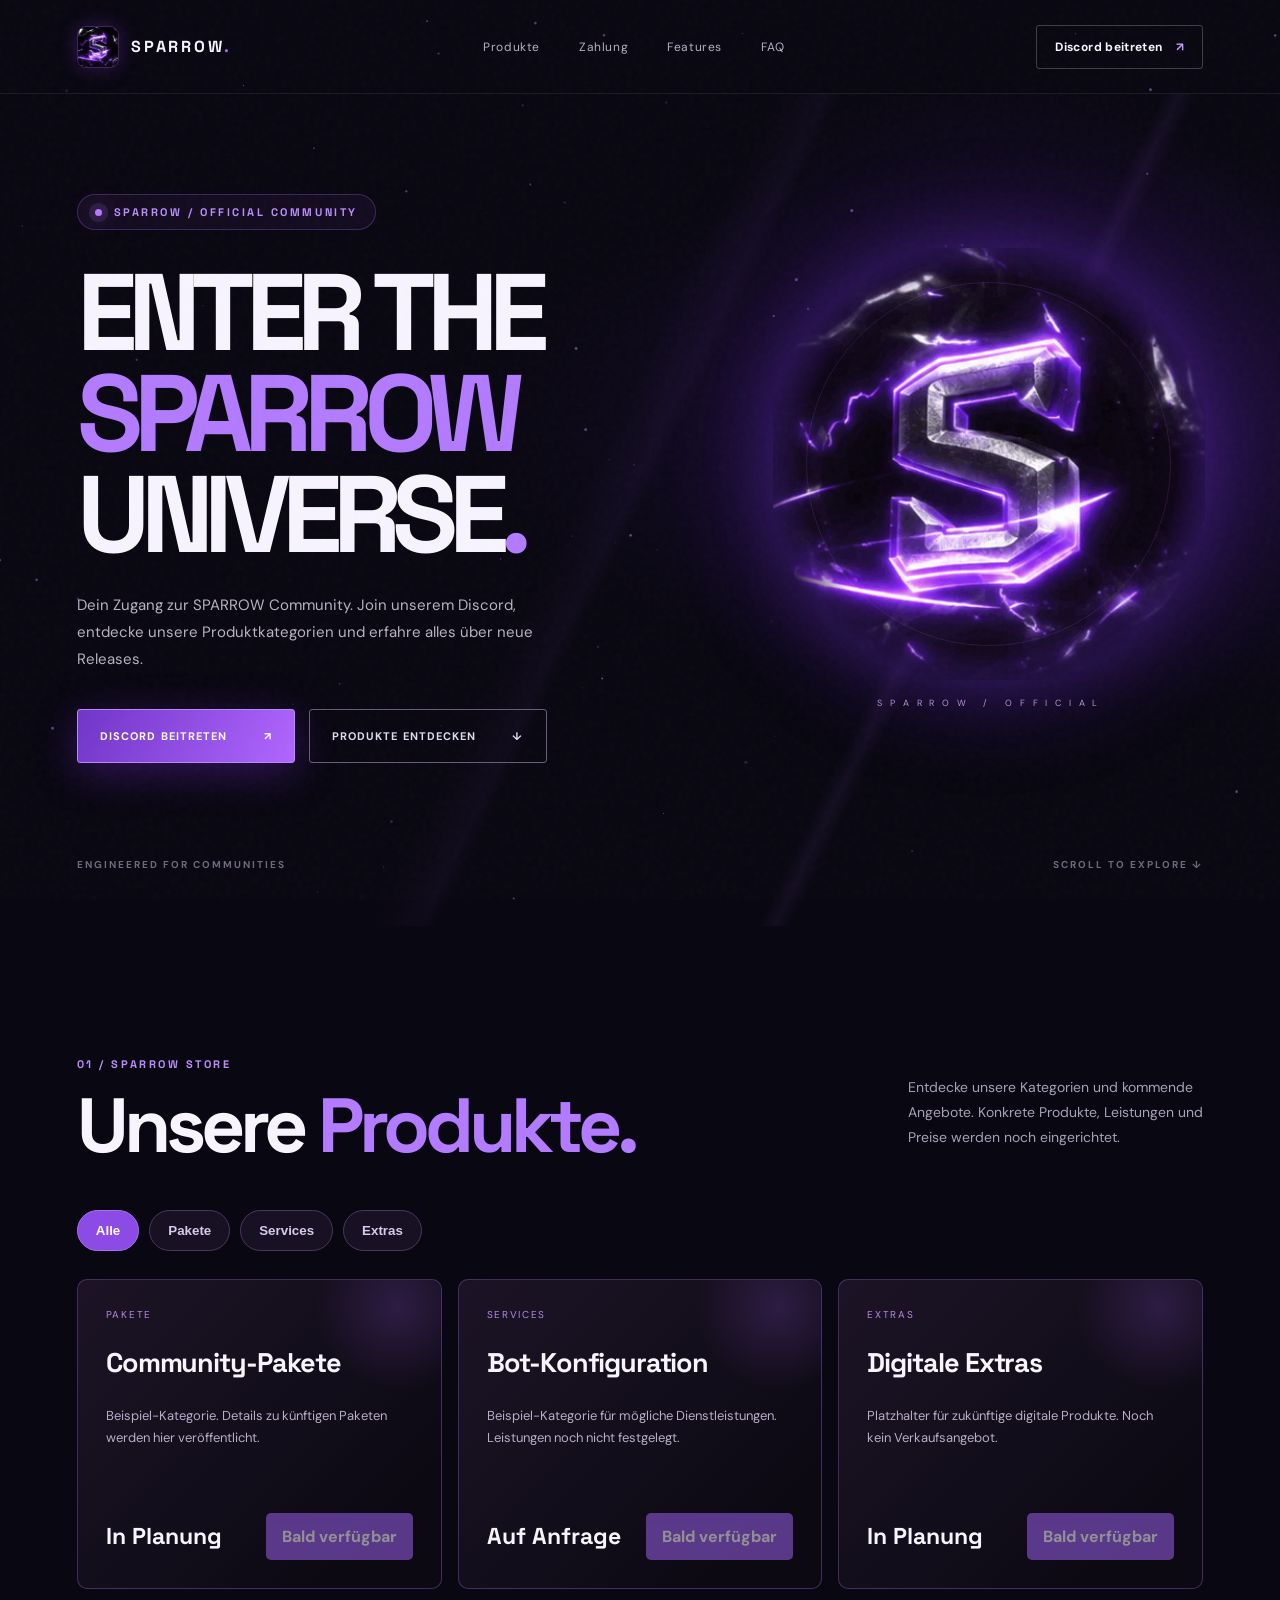
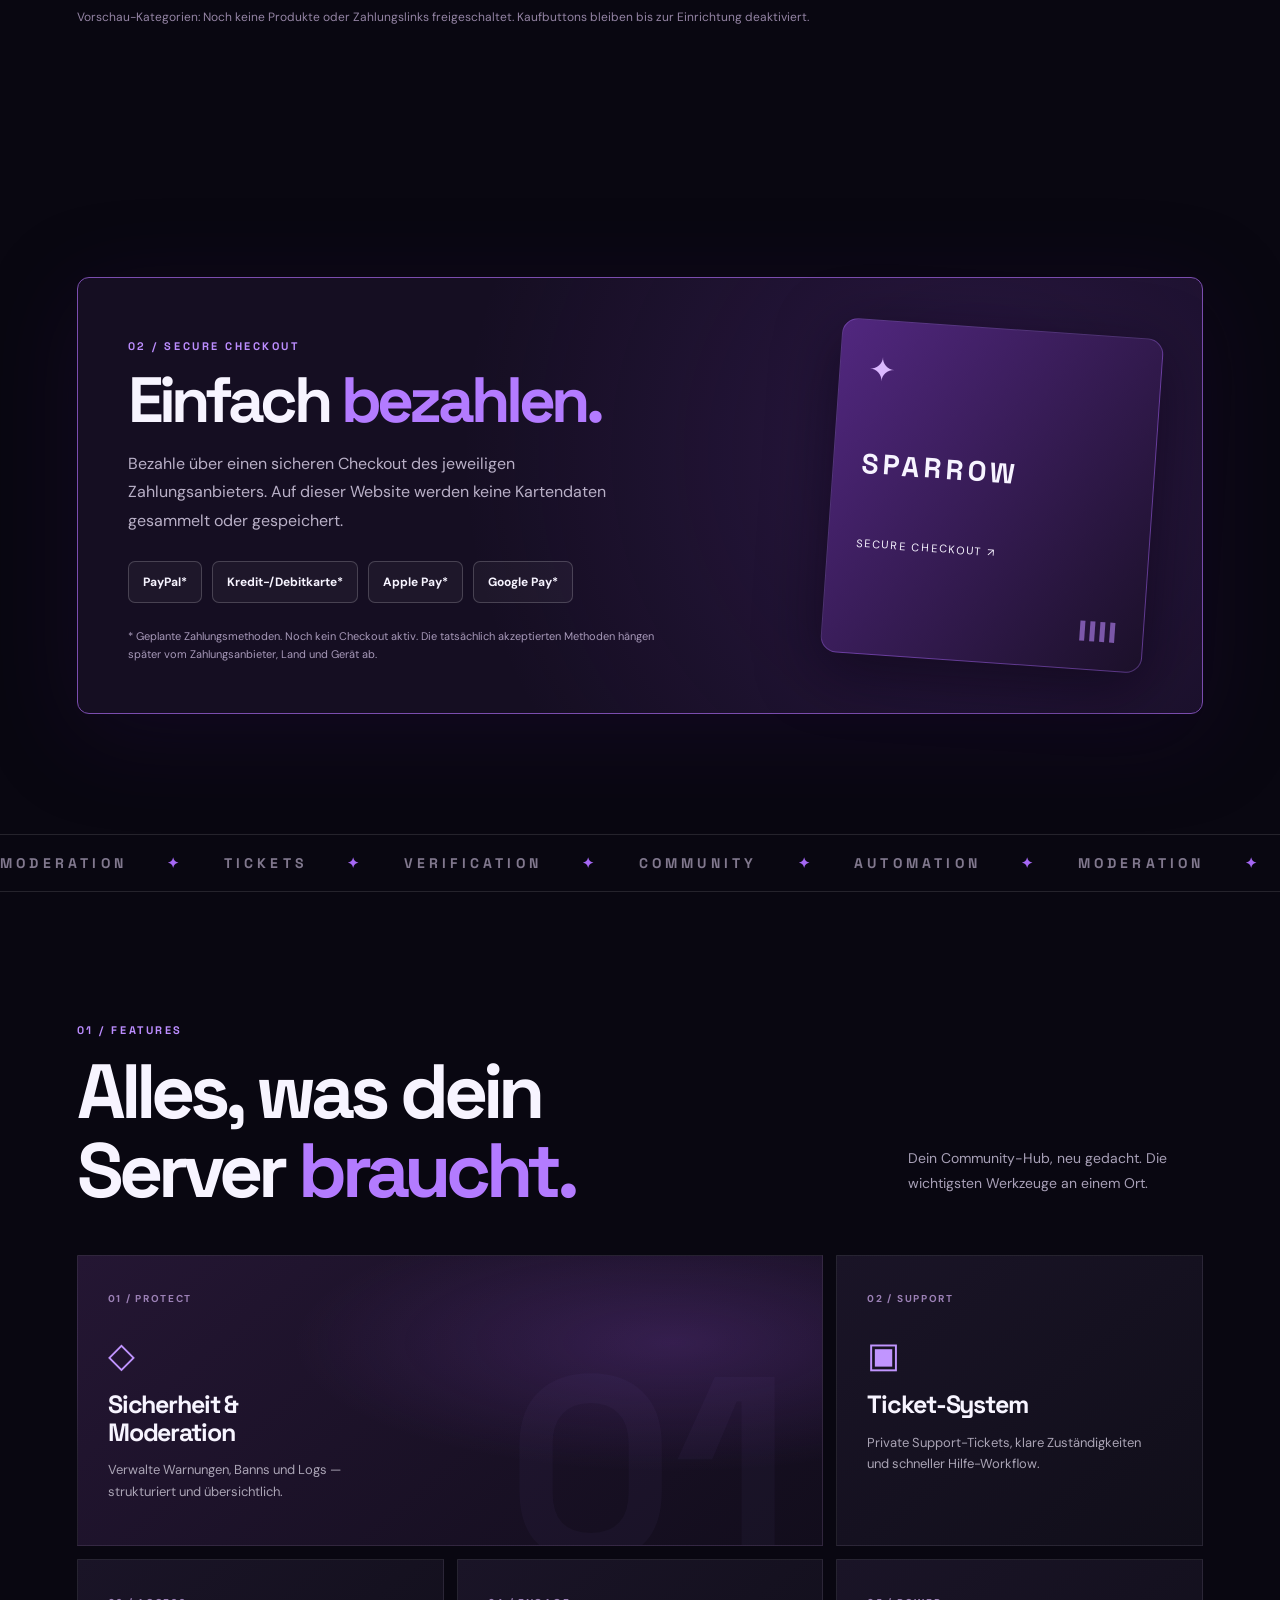
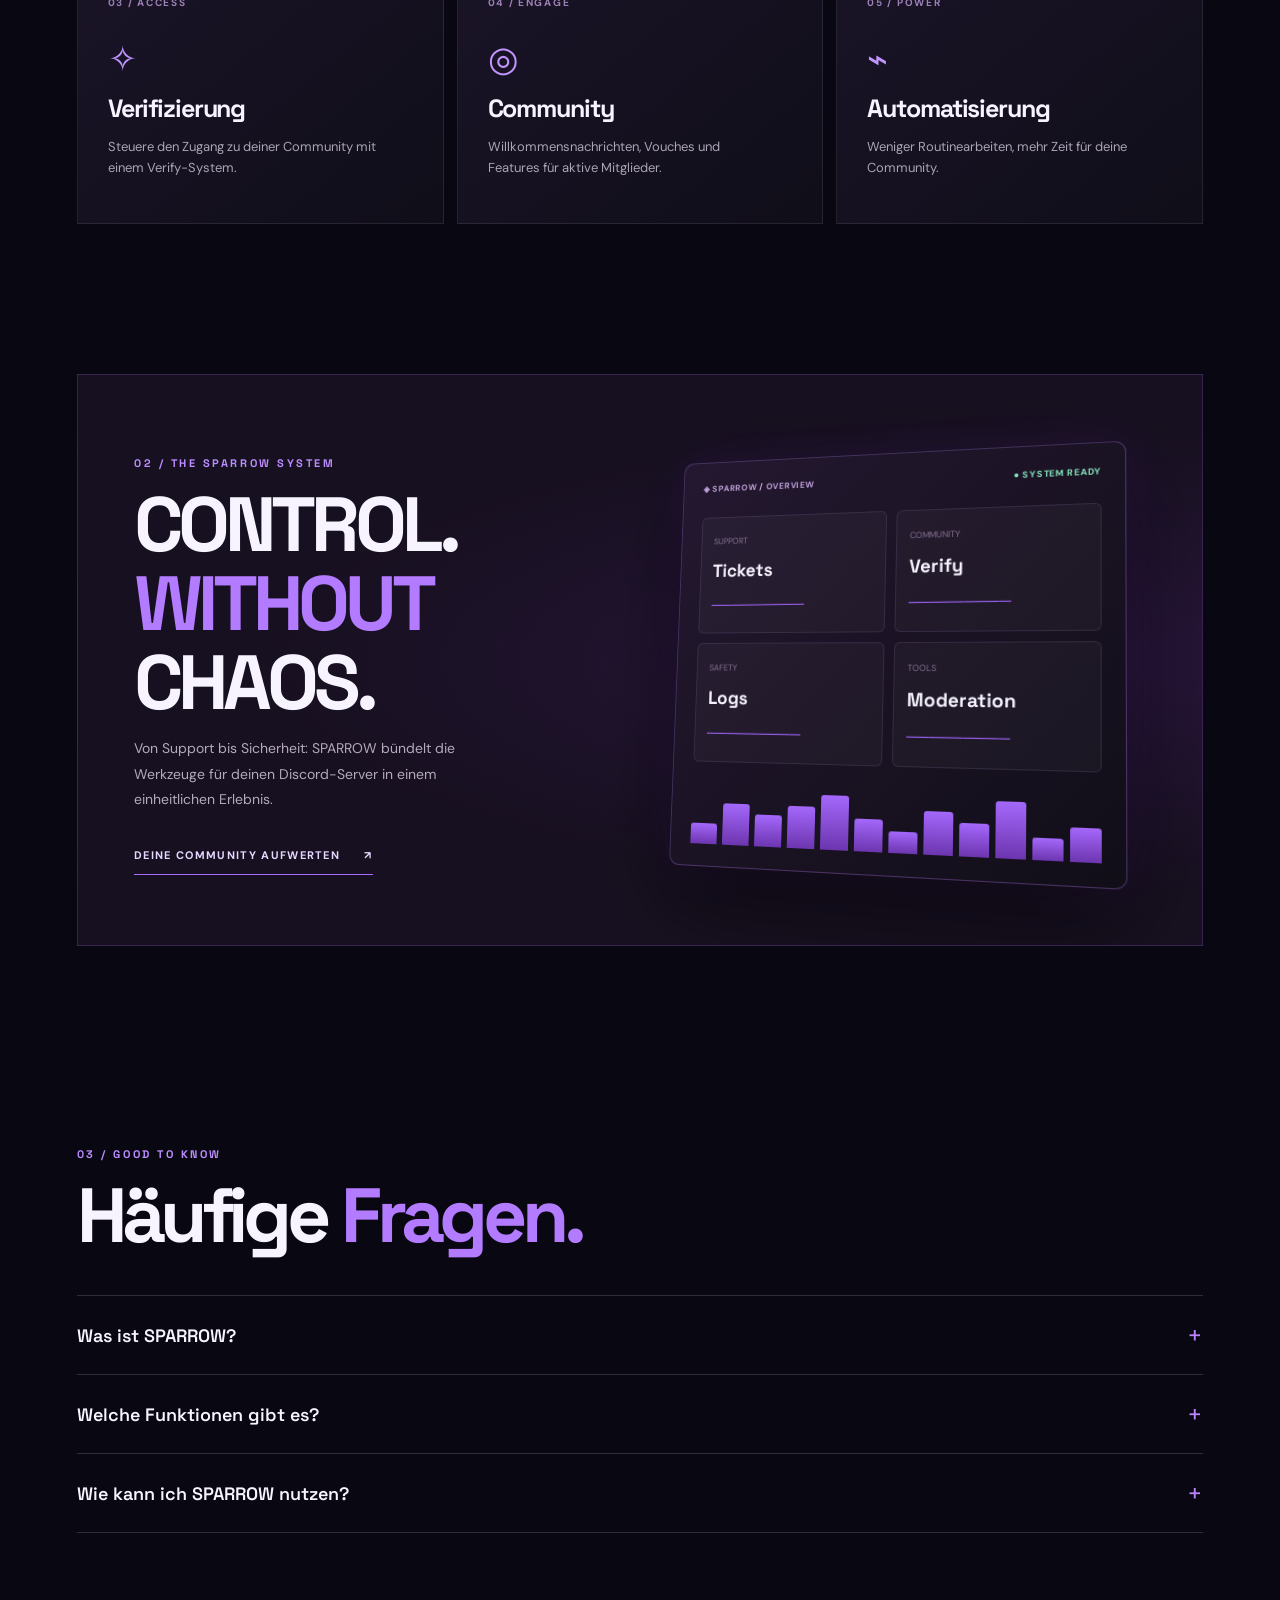
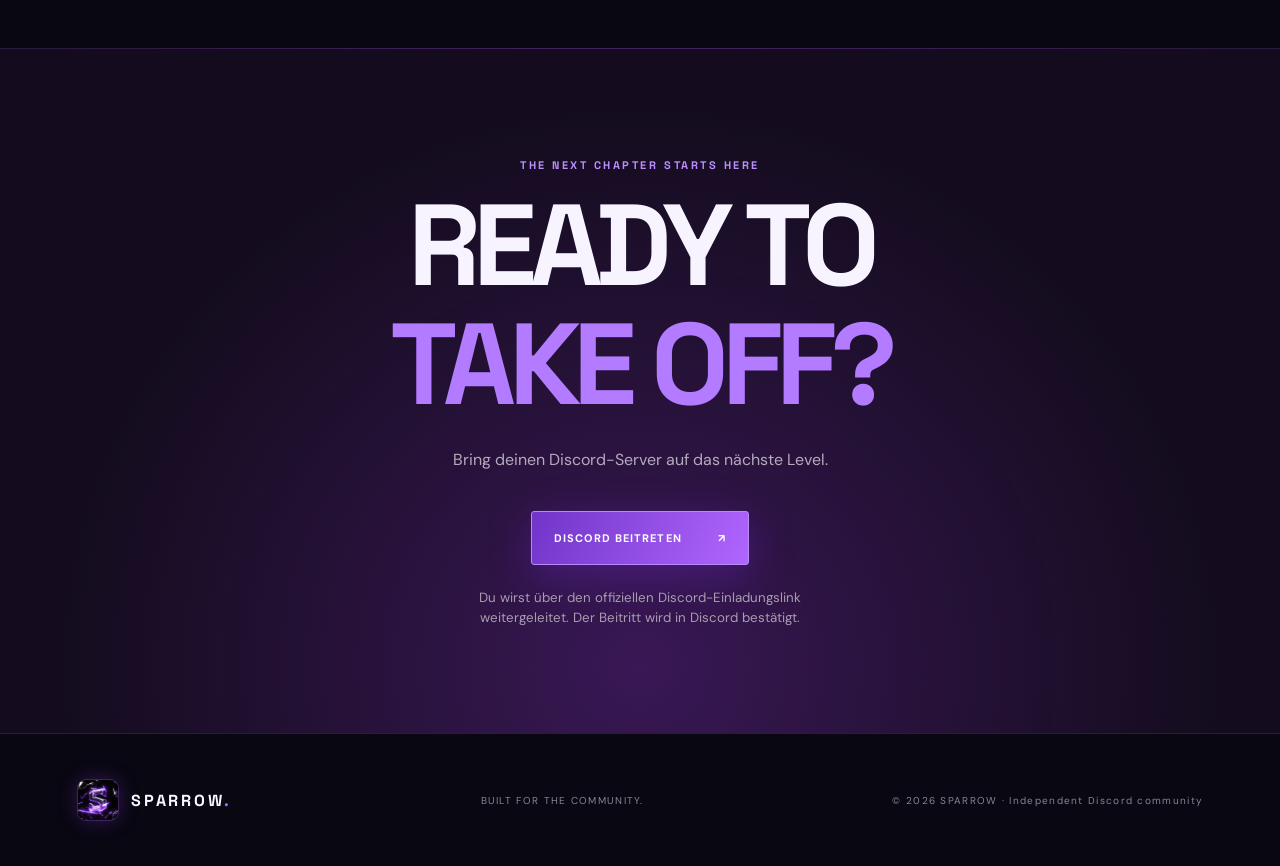
<file: index.html>
<!doctype html>
<html lang="de">
<head>
  <meta charset="utf-8">
  <meta name="viewport" content="width=device-width, initial-scale=1">
  <meta name="theme-color" content="#080611">
  <meta name="description" content="SPARROW – Dein Discord-Bot für Community, Tickets, Sicherheit und mehr.">
  <title>SPARROW — Official Discord & Store</title>
  <link rel="icon" href="favicon.svg" type="image/svg+xml">
  <link rel="stylesheet" href="style.css">
  <script src="script.js" defer></script>
</head>
<body>
  <div class="noise" aria-hidden="true"></div>
  <canvas id="stars" aria-hidden="true"></canvas>
  <header class="header">
    <a class="brand" href="#start" aria-label="Sparrow Startseite"><img class="brand-image" src="sparrow-logo.gif" alt="" width="42" height="42"><span>SPARROW<span class="brand-dot">.</span></span></a>
    <nav class="nav" aria-label="Hauptnavigation">
      <a href="#products">Produkte</a><a href="#payment">Zahlung</a><a href="#features">Features</a><a href="#faq">FAQ</a>
    </nav>
    <a class="nav-cta discord-action" href="#join">Discord beitreten <span aria-hidden="true">↗</span></a>
  </header>
  <main>
    <section class="hero" id="start">
      <div class="hero-glow" aria-hidden="true"></div>
      <div class="eyebrow"><span class="pulse-dot"></span> SPARROW / OFFICIAL COMMUNITY</div>
      <h1>ENTER THE<br><em>SPARROW</em><br>UNIVERSE<span class="period">.</span></h1>
      <p class="hero-copy">Dein Zugang zur SPARROW Community. Join unserem Discord, entdecke unsere Produktkategorien und erfahre alles über neue Releases.</p>
      <div class="hero-actions"><a class="button primary discord-action" href="#join">DISCORD BEITRETEN <span>↗</span></a><a class="button secondary" href="#products">PRODUKTE ENTDECKEN <span>↓</span></a></div>
      <div class="hero-art hero-logo-wrap" aria-hidden="true"><div class="logo-halo"></div><img class="hero-logo" src="sparrow-logo.gif" alt="" width="400" height="400"><span class="logo-caption">S P A R R O W &nbsp; / &nbsp; O F F I C I A L</span></div>
      <div class="hero-foot"><span>ENGINEERED FOR COMMUNITIES</span><span>SCROLL TO EXPLORE ↓</span></div>
    </section>

    <section class="section products" id="products">
      <div class="section-heading"><div><p class="kicker">01 / SPARROW STORE</p><h2>Unsere <em>Produkte.</em></h2></div><p>Entdecke unsere Kategorien und kommende Angebote. Konkrete Produkte, Leistungen und Preise werden noch eingerichtet.</p></div>
      <div class="category-bar" id="category-bar" aria-label="Produktkategorien"></div>
      <div class="product-grid" id="product-grid"></div>
      <p class="store-notice" id="store-notice">Noch keine Produkte eingerichtet. Füge deine Produkte in <code>script.js</code> hinzu.</p>
    </section>
    <section class="section payments" id="payment">
      <div class="payment-panel"><div><p class="kicker">02 / SECURE CHECKOUT</p><h2>Einfach <em>bezahlen.</em></h2><p class="payment-copy">Bezahle über einen sicheren Checkout des jeweiligen Zahlungsanbieters. Auf dieser Website werden keine Kartendaten gesammelt oder gespeichert.</p><div class="payment-methods"><span>PayPal*</span><span>Kredit-/Debitkarte*</span><span>Apple Pay*</span><span>Google Pay*</span></div><small>* Geplante Zahlungsmethoden. Noch kein Checkout aktiv. Die tatsächlich akzeptierten Methoden hängen später vom Zahlungsanbieter, Land und Gerät ab.</small></div><div class="payment-visual" aria-hidden="true"><span class="pay-lock">✦</span><strong>SPARROW</strong><span>SECURE CHECKOUT ↗</span><div class="pay-bars"><i></i><i></i><i></i><i></i></div></div></div>
    </section>
    <section class="marquee" aria-label="Sparrow-Funktionen"><div class="marquee-inner">MODERATION <span>✦</span> TICKETS <span>✦</span> VERIFICATION <span>✦</span> COMMUNITY <span>✦</span> AUTOMATION <span>✦</span> MODERATION <span>✦</span> TICKETS <span>✦</span> VERIFICATION <span>✦</span></div></section>
    <section class="section features" id="features"><div class="section-heading"><div><p class="kicker">01 / FEATURES</p><h2>Alles, was dein<br>Server <em>braucht.</em></h2></div><p>Dein Community-Hub, neu gedacht. Die wichtigsten Werkzeuge an einem Ort.</p></div>
      <div class="features-grid">
        <article class="feature featured"><span class="feature-index">01 / PROTECT</span><div class="feature-icon">◇</div><h3>Sicherheit &<br>Moderation</h3><p>Verwalte Warnungen, Banns und Logs — strukturiert und übersichtlich.</p><div class="feature-watermark">01</div></article>
        <article class="feature"><span class="feature-index">02 / SUPPORT</span><div class="feature-icon">▣</div><h3>Ticket-System</h3><p>Private Support-Tickets, klare Zuständigkeiten und schneller Hilfe-Workflow.</p></article>
        <article class="feature"><span class="feature-index">03 / ACCESS</span><div class="feature-icon">✧</div><h3>Verifizierung</h3><p>Steuere den Zugang zu deiner Community mit einem Verify-System.</p></article>
        <article class="feature"><span class="feature-index">04 / ENGAGE</span><div class="feature-icon">◎</div><h3>Community</h3><p>Willkommensnachrichten, Vouches und Features für aktive Mitglieder.</p></article>
        <article class="feature"><span class="feature-index">05 / POWER</span><div class="feature-icon">⌁</div><h3>Automatisierung</h3><p>Weniger Routinearbeiten, mehr Zeit für deine Community.</p></article>
      </div>
    </section>
    <section class="section system" id="system"><div class="system-card"><div class="system-content"><p class="kicker">02 / THE SPARROW SYSTEM</p><h2>CONTROL.<br><em>WITHOUT</em><br>CHAOS.</h2><p>Von Support bis Sicherheit: SPARROW bündelt die Werkzeuge für deinen Discord-Server in einem einheitlichen Erlebnis.</p><a class="text-link" href="#join">DEINE COMMUNITY AUFWERTEN <span>↗</span></a></div><div class="system-visual" aria-hidden="true"><div class="dashboard"><div class="dash-head"><span>◈ SPARROW / OVERVIEW</span><span class="online">● SYSTEM READY</span></div><div class="dash-body"><div class="dash-tile"><small>SUPPORT</small><strong>Tickets</strong><span>─────────</span></div><div class="dash-tile"><small>COMMUNITY</small><strong>Verify</strong><span>─────────</span></div><div class="dash-tile"><small>SAFETY</small><strong>Logs</strong><span>─────────</span></div><div class="dash-tile"><small>TOOLS</small><strong>Moderation</strong><span>─────────</span></div></div><div class="dash-bottom"><i></i><i></i><i></i><i></i><i></i><i></i><i></i><i></i><i></i><i></i><i></i><i></i></div></div></div></div></section>
    <section class="section faq" id="faq"><p class="kicker">03 / GOOD TO KNOW</p><h2>Häufige <em>Fragen.</em></h2><div class="faq-list"><details><summary>Was ist SPARROW? <span>+</span></summary><p>SPARROW ist ein Discord-Bot-Projekt, das mehrere Community- und Moderationsfunktionen miteinander verbindet.</p></details><details><summary>Welche Funktionen gibt es? <span>+</span></summary><p>Geplant bzw. im Projekt vorgesehen sind unter anderem Tickets, Verifizierung, Willkommensnachrichten, Vouches, Moderation und Logs. Welche Funktionen aktuell live sind, hängt von deiner Bot-Version ab.</p></details><details><summary>Wie kann ich SPARROW nutzen? <span>+</span></summary><p>Klicke auf „Discord beitreten“. Discord öffnet den Einladungslink, wo du den Beitritt selbst bestätigst.</p></details></div></section>
    <section class="join" id="join"><p class="kicker">THE NEXT CHAPTER STARTS HERE</p><h2>READY TO<br><em>TAKE OFF?</em></h2><p>Bring deinen Discord-Server auf das nächste Level.</p><a id="discord-link" class="button primary join-button" href="#join">DISCORD BEITRETEN <span>↗</span></a><small id="link-hint">Der Button öffnet unseren Discord-Einladungslink. Deinen Beitritt bestätigst du anschließend in Discord.</small></section>
  </main>
  <footer><a class="brand" href="#start"><img class="brand-image" src="sparrow-logo.gif" alt="" width="42" height="42"><span>SPARROW<span class="brand-dot">.</span></span></a><span>BUILT FOR THE COMMUNITY.</span><span>© <span id="year">2026</span> SPARROW · Independent Discord community</span></footer>
</body>
</html>
</file>
<file: style.css>
@import url('https://fonts.googleapis.com/css2?family=DM+Sans:wght@400;500;600;700&family=Space+Grotesk:wght@400;500;600;700&display=swap');
:root{--bg:#090711;--panel:#12101e;--text:#f7f4ff;--muted:#a4a0b3;--purple:#a76bff;--stroke:#30283e}*{box-sizing:border-box}html{scroll-behavior:smooth}body{margin:0;overflow-x:hidden;background:var(--bg);color:var(--text);font-family:'DM Sans',sans-serif}a{color:inherit;text-decoration:none}button,a{ -webkit-tap-highlight-color:transparent}::selection{background:#9860ec;color:#fff}canvas#stars{position:absolute;top:0;left:0;width:100%;height:900px;pointer-events:none;opacity:.55;z-index:0}.noise{position:fixed;inset:0;pointer-events:none;opacity:.13;z-index:9;background-image:url("data:image/svg+xml,%3Csvg viewBox='0 0 180 180' xmlns='http://www.w3.org/2000/svg'%3E%3Cfilter id='n'%3E%3CfeTurbulence type='fractalNoise' baseFrequency='.9' numOctaves='3' stitchTiles='stitch'/%3E%3C/filter%3E%3Crect width='100%25' height='100%25' filter='url(%23n)' opacity='.2'/%3E%3C/svg%3E")}.header{position:relative;z-index:5;max-width:1440px;margin:auto;min-height:94px;padding:0 6%;display:flex;align-items:center;justify-content:space-between;border-bottom:1px solid #ffffff14}.brand{font-family:'Space Grotesk',sans-serif;font-weight:700;letter-spacing:.18em;display:flex;align-items:center;gap:12px;font-size:16px}.brand-mark{display:grid;place-items:center;width:40px;height:40px;border:1px solid #9d6dff9e;transform:rotate(-10deg);border-radius:10px;background:linear-gradient(140deg,#a76bff24,#a76bff09);font-size:26px;font-weight:700;color:#c89aff;text-shadow:0 0 18px #9d6dff}.brand-dot{color:var(--purple)}.nav{display:flex;gap:39px;color:#b7b0c5;font-size:12px;letter-spacing:.05em}.nav a:hover,.text-link:hover{color:var(--purple)}.nav-cta{font-size:12px;font-weight:700;letter-spacing:.03em;border:1px solid #ffffff38;padding:13px 18px;border-radius:3px}.nav-cta span{color:#c399ff;margin-left:10px}.nav-cta:hover{border-color:var(--purple)}.hero{min-height:745px;position:relative;max-width:1440px;margin:auto;padding:100px 6% 55px;isolation:isolate}.hero-glow{position:absolute;inset:0;background:radial-gradient(ellipse 510px 510px at 78% 40%,#6826c340,transparent 70%);z-index:-1}.eyebrow,.kicker{font-family:'Space Grotesk',sans-serif;color:#bc8dff;letter-spacing:.23em;font-size:11px;font-weight:700}.eyebrow{display:flex;align-items:center;gap:12px}.pulse-dot{height:7px;width:7px;background:#b677ff;border-radius:100%;box-shadow:0 0 0 6px #b677ff22,0 0 24px #b677ff}.hero h1,h2,h3{font-family:'Space Grotesk',sans-serif}.hero h1{font-weight:700;font-size:clamp(70px,8.5vw,132px);letter-spacing:-.085em;line-height:.93;margin:32px 0 26px;position:relative;z-index:1}.hero h1 em,h2 em{font-style:normal;color:#b37bff}.period{color:#b37bff}.hero-copy{max-width:490px;color:#b8b2c3;font-size:15px;line-height:1.8}.hero-actions{display:flex;gap:14px;margin-top:36px;flex-wrap:wrap}.button{display:inline-flex;align-items:center;justify-content:space-between;gap:36px;padding:19px 22px;font-weight:700;font-size:11px;letter-spacing:.1em;transition:transform .2s,box-shadow .2s;border-radius:3px}.button:hover{transform:translateY(-3px)}.primary{background:linear-gradient(105deg,#a669f5,#8b4be4);box-shadow:0 9px 42px #913af240;color:#fff}.secondary{border:1px solid #6b5b7d;color:#e3daf0}.hero-art{position:absolute;width:min(43vw,540px);aspect-ratio:1;right:1%;top:80px;pointer-events:none}.orbit{position:absolute;border:1px solid #9e6ce73b;border-radius:50%;inset:6%;transform:rotateX(55deg) rotate(-25deg)}.orbit-two{inset:0%;transform:rotateY(58deg) rotate(35deg);border-color:#9e6ce722}.glass-logo{position:absolute;top:23%;left:26%;width:49%;aspect-ratio:1;display:grid;place-items:center;transform:rotate(-10deg);font-size:clamp(140px,20vw,270px);font-family:'Space Grotesk',sans-serif;font-weight:700;line-height:1;color:#d0a4ff;text-shadow:0 0 60px #aa5dff9b,0 0 110px #aa5dff77;filter:drop-shadow(0 30px 50px #6a27af)}.tiny-star{position:absolute;color:#c294ff;font-size:26px}.tiny-star.a{left:8%;top:20%}.tiny-star.b{right:13%;bottom:20%;font-size:16px}.hero-foot{display:flex;justify-content:space-between;color:#70697d;font-size:10px;font-weight:700;letter-spacing:.2em;margin-top:95px}.marquee{white-space:nowrap;overflow:hidden;border-top:1px solid #ffffff1d;border-bottom:1px solid #ffffff1d;padding:19px 0;color:#81788e;font-family:'Space Grotesk';font-size:14px;letter-spacing:.3em;font-weight:700}.marquee-inner{width:max-content;animation:scroll 36s linear infinite}.marquee span{color:#a567f4;margin:0 32px}@keyframes scroll{to{transform:translateX(-48%)}}.section{max-width:1440px;margin:auto;padding:120px 6%}.section-heading{display:flex;align-items:end;justify-content:space-between;gap:35px;margin-bottom:45px}.section h2,.join h2{font-size:clamp(45px,6vw,78px);letter-spacing:-.065em;line-height:1.03;margin:15px 0 0}.section-heading>p{max-width:295px;font-size:14px;line-height:1.8;color:#a8a0b7}.features-grid{display:grid;grid-template-columns:repeat(3,minmax(0,1fr));gap:13px}.feature{background:linear-gradient(140deg,#1a1427,#100e19);min-height:265px;border:1px solid #ffffff14;padding:30px;position:relative;overflow:hidden;transition:border-color .2s,transform .2s}.feature:hover{transform:translateY(-4px);border-color:#9f6afc77}.feature.featured{grid-column:span 2;background:radial-gradient(ellipse at 80% 30%,#7b40b44a,transparent 45%),linear-gradient(140deg,#241633,#120d1c)}.feature-index{color:#9c81b6;font-size:10px;letter-spacing:.17em;font-weight:700}.feature-icon{font-size:35px;color:#c195ff;margin-top:25px}.feature h3{font-size:25px;letter-spacing:-.045em;line-height:1.1;margin:13px 0}.feature p{color:#aaa4b5;line-height:1.65;font-size:13px;max-width:285px}.feature-watermark{position:absolute;right:30px;bottom:-90px;font-family:'Space Grotesk';font-weight:700;font-size:260px;color:#b280f409}.system{padding-top:30px}.system-card{display:grid;grid-template-columns:1fr 1.1fr;gap:30px;background:radial-gradient(ellipse at 85% 50%,#53237e4a,transparent 58%),#171020;border:1px solid #643d8b70;padding:70px 5%;min-height:520px;overflow:hidden}.system-content h2{font-size:clamp(48px,6vw,78px)}.system-content>p:not(.kicker){color:#b3aabd;line-height:1.8;max-width:365px;font-size:14px}.text-link{display:inline-block;border-bottom:1px solid #a76bff;padding-bottom:12px;margin-top:22px;color:#e7d8ff;font-size:11px;letter-spacing:.12em;font-weight:700}.text-link span{margin-left:20px}.system-visual{display:grid;place-items:center;perspective:900px}.dashboard{width:min(100%,460px);background:linear-gradient(135deg,#241830,#110e18);border:1px solid #ae78ee4c;border-radius:11px;box-shadow:0 30px 90px #0009,0 0 50px #843cd426;transform:rotateY(-13deg) rotateX(5deg);padding:22px}.dash-head{display:flex;justify-content:space-between;align-items:center;font-size:9px;letter-spacing:.08em;font-weight:700;color:#c3a3dd}.online{color:#86e6bd}.dash-body{display:grid;grid-template-columns:1fr 1fr;gap:10px;margin-top:25px}.dash-tile{border:1px solid #c39bea22;border-radius:6px;background:#ffffff08;padding:19px 13px;display:flex;flex-direction:column;gap:13px}.dash-tile small{font-size:9px;color:#847191}.dash-tile strong{font-family:'Space Grotesk';font-size:19px}.dash-tile span{color:#9d63f3}.dash-bottom{display:flex;align-items:end;gap:6px;height:60px;margin-top:24px}.dash-bottom i{display:block;flex:1;border-radius:3px 3px 0 0;background:linear-gradient(#a468fb,#6c35af);height:35%}.dash-bottom i:nth-child(2n){height:70%}.dash-bottom i:nth-child(3n){height:53%}.dash-bottom i:nth-child(5n){height:90%}.faq{padding-top:70px;padding-bottom:115px}.faq-list{margin-top:40px;border-top:1px solid #ffffff27}.faq details{border-bottom:1px solid #ffffff27;padding:23px 0}.faq summary{cursor:pointer;display:flex;justify-content:space-between;align-items:center;font-family:'Space Grotesk';font-size:18px;font-weight:600;list-style:none}.faq summary::-webkit-details-marker{display:none}.faq summary span{color:#bb84ff;font-size:25px;font-weight:400}.faq details[open] summary span{transform:rotate(45deg)}.faq details p{color:#b2aabe;font-size:14px;line-height:1.8;max-width:700px}.join{text-align:center;background:radial-gradient(ellipse at 50% 90%,#69269b70,transparent 64%),#140c1e;border-top:1px solid #653d8a4e;border-bottom:1px solid #653d8a4e;padding:98px 20px 105px}.join h2{font-size:clamp(66px,9vw,125px)}.join>p:not(.kicker){color:#b5aabd;margin:25px auto}.join-button{margin-top:16px}.join small{display:block;color:#a89db0;max-width:410px;margin:23px auto 0;line-height:1.5}footer{max-width:1440px;margin:auto;padding:45px 6%;display:flex;align-items:center;justify-content:space-between;gap:20px;color:#8b8395;font-size:10px;letter-spacing:.13em}footer .brand{color:#faf8ff}footer .brand-mark{width:30px;height:30px;font-size:20px}@media(max-width:900px){.hero{min-height:720px}.hero-art{opacity:.25;right:-15%;top:170px;width:70vw}.hero h1{font-size:clamp(65px,10vw,105px)}.system-card{grid-template-columns:1fr}.system-visual{padding:30px 0}.dashboard{transform:rotateY(-5deg)}.features-grid{grid-template-columns:1fr 1fr}.feature.featured{grid-column:span 2}}@media(max-width:600px){.header{padding:0 6%;min-height:72px}.nav{display:none}.nav-cta{font-size:10px;padding:11px}.brand{font-size:13px;gap:8px}.brand-mark{width:34px;height:34px;font-size:22px}.hero{padding-top:92px;min-height:675px}.hero h1{font-size:clamp(51px,11.3vw,72px);letter-spacing:-.075em}.hero-copy{font-size:13px}.hero-art{opacity:.2;width:95vw;top:120px;right:-36%}.hero-actions{gap:10px}.button{font-size:10px;padding:17px 16px;gap:12px}.hero-foot{font-size:8px;gap:20px;margin-top:90px}.section{padding:85px 6%}.section-heading{display:block}.section-heading>p{margin-top:25px}.features-grid{grid-template-columns:1fr}.feature.featured{grid-column:span 1}.feature{min-height:230px;padding:25px}.system{padding-top:0}.system-card{padding:45px 7%}.dashboard{padding:13px}.dash-head{font-size:7px}.dash-tile{padding:13px}.dash-tile strong{font-size:15px}.faq{padding-top:70px}.faq summary{font-size:15px}footer{flex-wrap:wrap}footer>span:nth-of-type(1){display:none}}
@media(prefers-reduced-motion:reduce){html{scroll-behavior:auto}.marquee-inner{animation:none}.button,.feature{transition:none}}

/* SPARROW Store / Payments V2 */
.category-bar{display:flex;flex-wrap:wrap;gap:10px;margin:0 0 28px}.category-button{cursor:pointer;color:#d8caea;background:#181123;border:1px solid #4c365f;border-radius:40px;padding:12px 18px;font-weight:700}.category-button:hover,.category-button[aria-pressed="true"]{background:#8b4be4;color:#fff;border-color:#a96ef5}.product-grid{display:grid;grid-template-columns:repeat(3,minmax(0,1fr));gap:16px}.product-card{background:linear-gradient(150deg,#1a1228,#100d19);border:1px solid #563b74;border-radius:10px;padding:28px;display:flex;flex-direction:column;min-height:310px}.product-tag{font-size:10px;letter-spacing:.17em;text-transform:uppercase;color:#b48ae3}.product-card h3{font-size:27px;margin:24px 0 12px;letter-spacing:-.04em}.product-card p{color:#b8adc9;line-height:1.7;font-size:13px;flex:1}.product-bottom{display:flex;align-items:center;justify-content:space-between;gap:12px;margin-top:24px}.product-price{font-size:23px;font-family:'Space Grotesk';font-weight:700}.buy-button{background:#9860e9;border:0;border-radius:5px;color:#fff;padding:13px 16px;font-weight:700;cursor:pointer;text-align:center}.buy-button:hover{background:#b07dff}.buy-button:disabled{background:#32273e;color:#ac9cb8;cursor:not-allowed}.store-notice{color:#9484a4;font-size:12px;margin-top:20px}.payment-panel{padding:50px;display:grid;grid-template-columns:1.35fr .65fr;gap:35px;border:1px solid #7b4daf;border-radius:12px;background:radial-gradient(circle at 80% 40%,#6932a340,transparent 55%),#150e22}.payments h2{font-size:clamp(40px,5vw,70px)}.payment-copy{max-width:490px;color:#b9b0c7;line-height:1.8}.payment-methods{display:flex;gap:10px;flex-wrap:wrap;margin:25px 0}.payment-methods span{padding:12px 14px;border-radius:7px;background:#ffffff0a;border:1px solid #ffffff30;font-size:12px;font-weight:700}.payment-panel small{display:block;color:#a799b9;font-size:11px;max-width:560px;line-height:1.6}.payment-visual{min-height:250px;border:1px solid #9d6be35c;box-shadow:0 15px 60px #08041191;transform:rotate(4deg);border-radius:16px;display:flex;flex-direction:column;align-items:start;justify-content:space-between;padding:28px;background:linear-gradient(125deg,#51277f,#1b1029)}.payment-visual strong{font-family:'Space Grotesk';font-size:28px;letter-spacing:.14em}.payment-visual span{font-size:11px;letter-spacing:.16em}.payment-visual .pay-lock{font-size:32px;color:#dbb8ff}.pay-bars{display:flex;gap:5px;align-self:end}.pay-bars i{height:20px;width:5px;background:#b785f9;opacity:.6}.payment-visual{position:relative}.store-notice:empty{display:none}@media(max-width:900px){.product-grid{grid-template-columns:repeat(2,minmax(0,1fr))}.payment-panel{grid-template-columns:1fr}.payment-visual{max-width:380px;transform:none}}@media(max-width:600px){.product-grid{grid-template-columns:1fr}.payment-panel{padding:26px}.payment-visual{min-height:190px}.product-card{min-height:260px}}

/* SPARROW V3: metallic logo, purple lightning design */
:root {--sparrow-accent:#a66aff}
.brand-image {width:42px;height:42px;object-fit:cover;border-radius:9px;box-shadow:0 0 20px #8c3ce84a;border:1px solid #a15df955}
.hero {position:relative;isolation:isolate;background:radial-gradient(ellipse at 86% 40%,#5321a638 0%,transparent 40%)}
.hero::before {content:"";position:absolute;inset:0;pointer-events:none;z-index:-1;background:linear-gradient(116deg,transparent 46%,#a363ff0b 49%,transparent 50%,transparent 69%,#ab69ff11 70%,transparent 71%)}
.hero-logo-wrap {width:min(40vw,480px);top:130px;right:4%;aspect-ratio:1;opacity:1;display:flex;align-items:center;justify-content:center;filter:drop-shadow(0 0 44px #6a2ddd80)}
.hero-logo {position:relative;width:90%;height:auto;aspect-ratio:1;object-fit:cover;border-radius:22%;mix-blend-mode:screen;mask-image:radial-gradient(circle,#000 45%,#000 61%,transparent 74%)}
.logo-halo {position:absolute;inset:12%;border:1px solid #9c4ee93b;border-radius:50%;box-shadow:0 0 110px #652eae3f, inset 0 0 100px #56279535}
.logo-caption{position:absolute;bottom:-1%;font-size:9px;letter-spacing:.32em;color:#b791df;white-space:nowrap}
.hero .eyebrow {border:1px solid #854dba63;border-radius:999px;padding:10px 17px;width:max-content;background:#1c122a99}
.hero-actions .primary,.join .primary{background:linear-gradient(115deg,#7134c8,#b066ff);border:1px solid #b78afa;box-shadow:0 10px 40px #7326d15e}
.product-card{position:relative;overflow:hidden;background:linear-gradient(135deg,#1c1426,#0c0913 83%);border-color:#6e4a9a88}
.product-card::before{content:"";position:absolute;right:-45px;top:-60px;width:175px;height:175px;background:radial-gradient(circle,#9f57e933,transparent 67%);pointer-events:none}
.payment-panel{box-shadow:0 20px 95px #2c0d4c45}
@media(max-width:900px){.hero-logo-wrap{width:54vw;top:155px;right:-9%;opacity:.43}}
@media(max-width:600px){.brand-image{width:34px;height:34px}.hero-logo-wrap{width:90vw;top:105px;right:-31%;opacity:.24}.hero h1{position:relative;z-index:1}.hero-copy,.hero-actions,.eyebrow{position:relative;z-index:1}.logo-caption{display:none}}

/* V4 — payment methods at the bottom of the page */
.payment-final{position:relative;max-width:1440px;margin:0 auto 35px;padding-top:105px;padding-bottom:110px;border-top:1px solid #322643;scroll-margin-top:35px}
.payment-topline{display:flex;align-items:center;justify-content:space-between;gap:24px;margin-bottom:28px}.payment-decoration{font-size:10px;letter-spacing:.28em;color:#8e71b0}
.payment-heading{display:flex;justify-content:space-between;gap:50px;align-items:center;margin-bottom:38px}.payment-heading h2{font-size:clamp(45px,6.4vw,92px);letter-spacing:-.065em;line-height:1.04;margin:0 0 23px}.payment-heading p{color:#b7aec9;max-width:630px;line-height:1.8;margin:0;font-size:15px}
.payment-shield{display:flex;gap:20px;align-items:center;justify-content:center;flex:0 0 220px;width:220px;height:140px;border-radius:16px;border:1px solid #8d59ce63;background:radial-gradient(circle at 40% 35%,#9b4aff25,transparent 70%),#120d1c;box-shadow:0 15px 50px #320e5d28;color:#caa3ff;font-size:46px}.payment-shield span{font-size:11px;letter-spacing:.16em;line-height:1.75;font-weight:700;color:#dfc8ff}
.payment-tiles{display:grid;grid-template-columns:repeat(3,minmax(0,1fr));gap:16px}.payment-tile{display:flex;flex-direction:column;min-width:0;padding:29px;border:1px solid #443153;border-radius:15px;background:linear-gradient(140deg,#1d1428,#100c17 85%);transition:border-color .2s,transform .2s,box-shadow .2s}.payment-tile:hover{border-color:#a46be6;transform:translateY(-3px);box-shadow:0 16px 40px #30104740}.method-logo{display:flex;align-items:center;justify-content:center;width:72px;height:64px;border-radius:12px;border:1px solid #ffffff19;background:#ffffff0c;margin-bottom:25px}.method-logo img{max-width:52px;max-height:43px;object-fit:contain}.payment-tile h3{font-family:'Space Grotesk',sans-serif;font-size:23px;letter-spacing:-.04em;margin:0 0 9px}.payment-tile p{font-size:13px;color:#bab0c9;line-height:1.7;margin:0 0 26px;flex:1}.method-type{font-size:10px;letter-spacing:.16em;color:#bd8cff;font-weight:700}
.payment-bottom{display:flex;gap:15px;align-items:flex-start;margin-top:25px;padding:22px 24px;border:1px solid #56406b;border-radius:12px;background:#20152b87;color:#aca0ba;font-size:12px;line-height:1.75}.payment-bottom p{margin:0}.payment-bottom strong{color:#efe6fa}.payment-info-symbol{font-size:22px;color:#c18dff;line-height:1}
@media(max-width:900px){.payment-tiles{grid-template-columns:repeat(2,minmax(0,1fr))}.payment-final{padding-top:76px;padding-bottom:75px}.payment-shield{display:none}}
@media(max-width:600px){.payment-tiles{grid-template-columns:1fr}.payment-tile{padding:23px}.payment-topline{align-items:flex-start;flex-direction:column}.payment-heading{margin-bottom:25px}.payment-heading h2{font-size:clamp(42px,11vw,66px)}.payment-final{padding-top:60px;padding-bottom:60px}.payment-bottom{padding:18px}}
</file>
